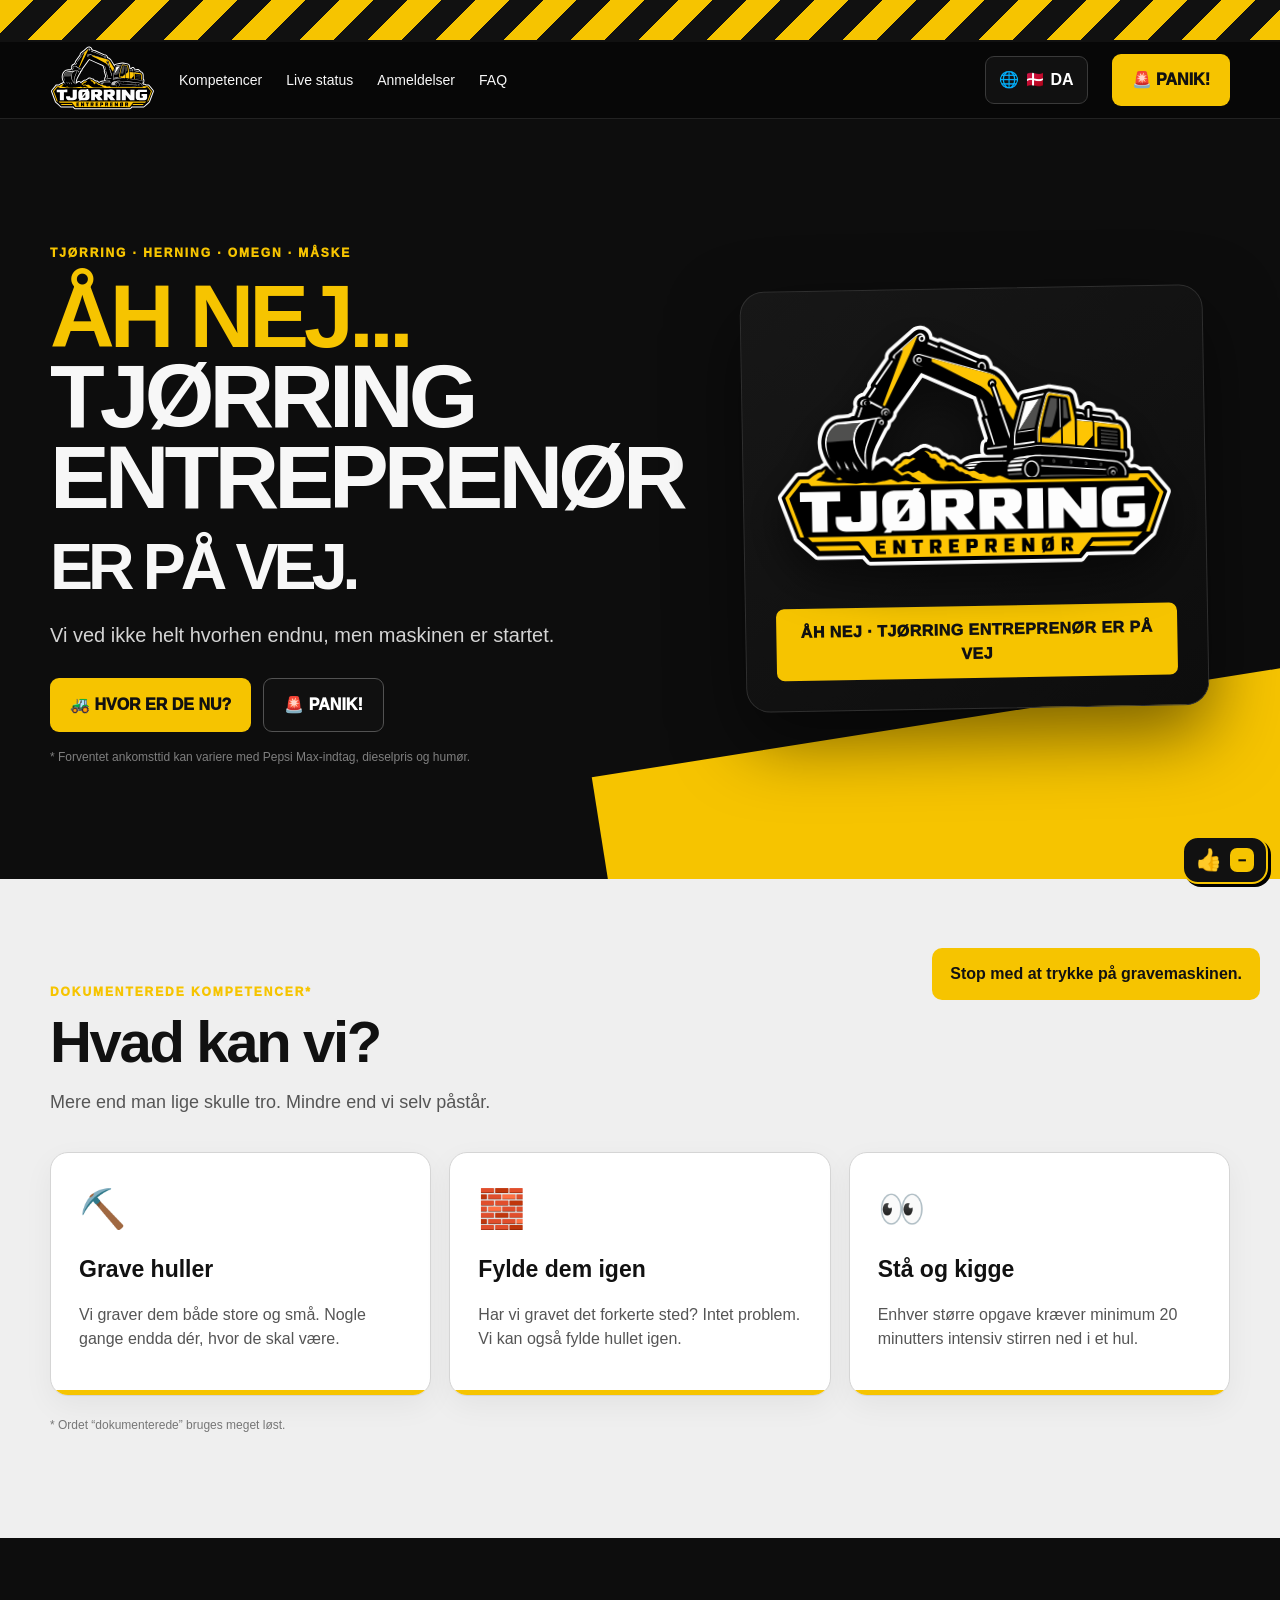
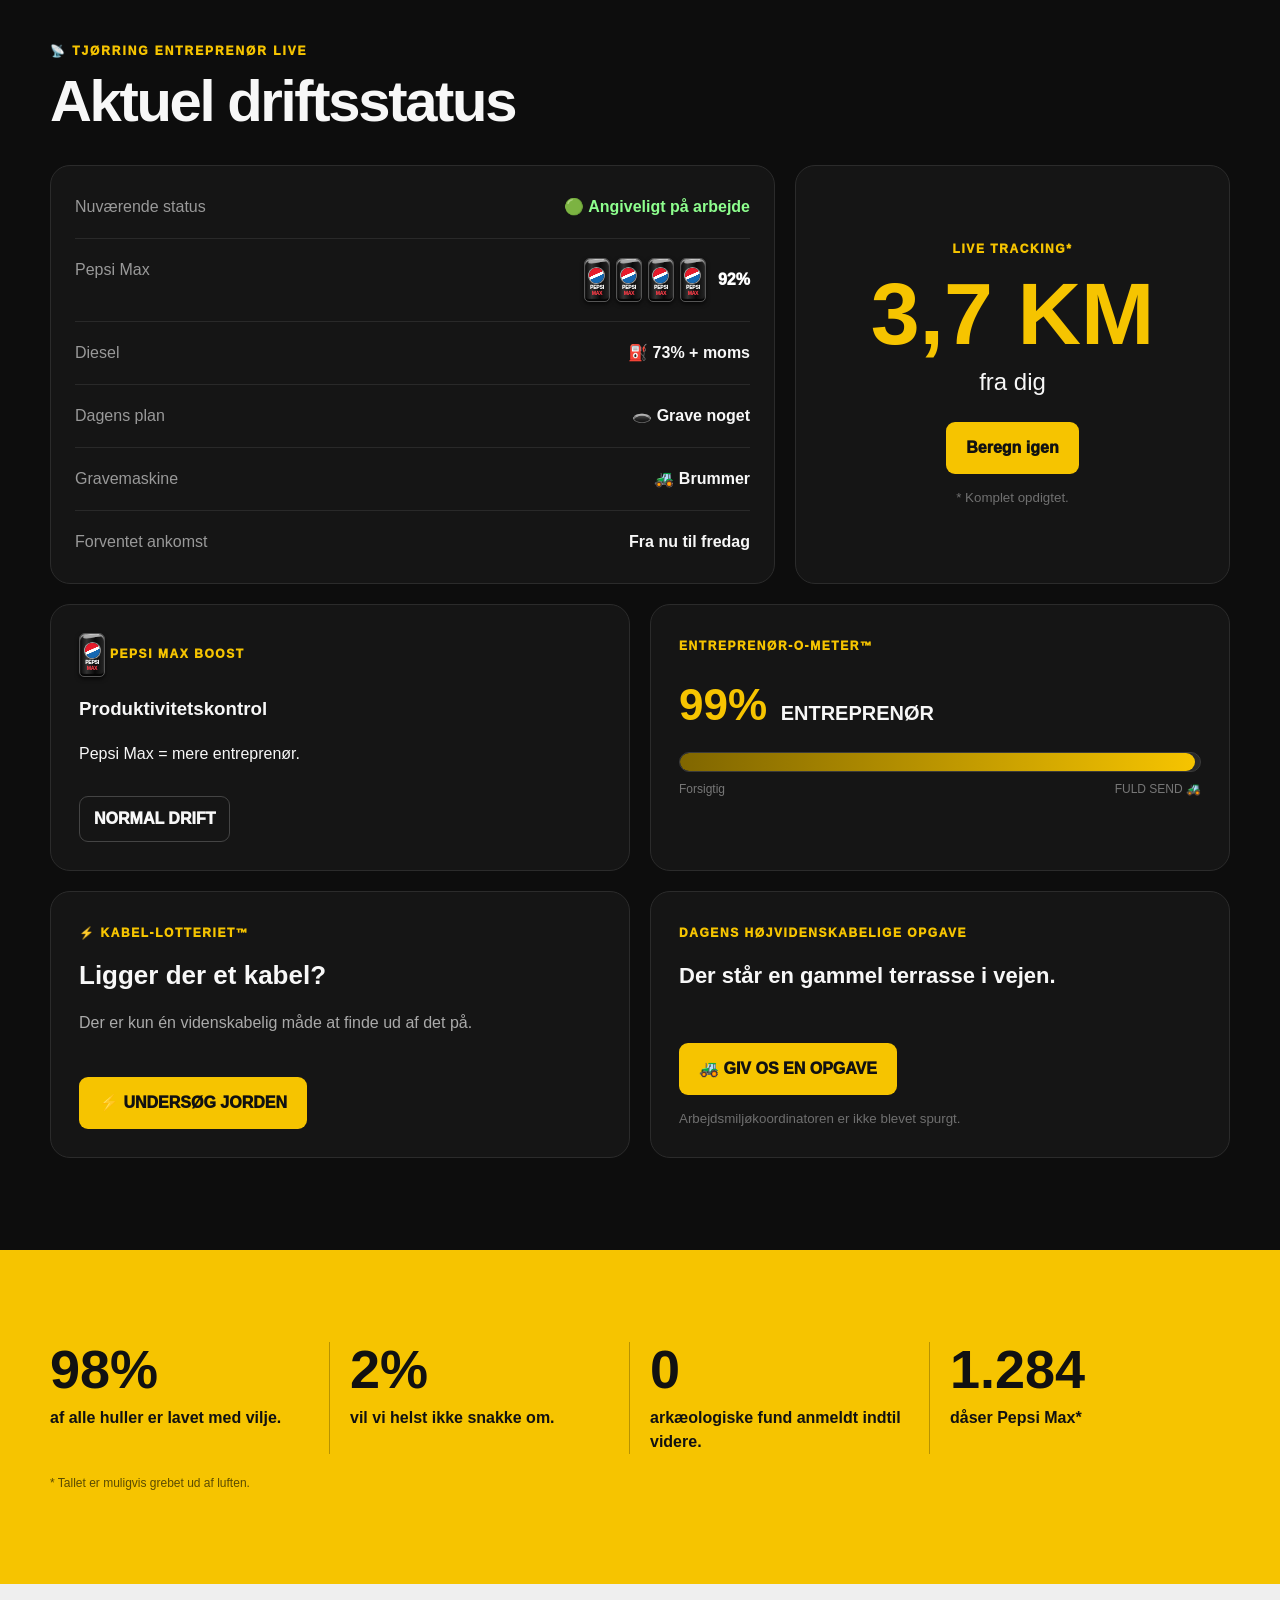
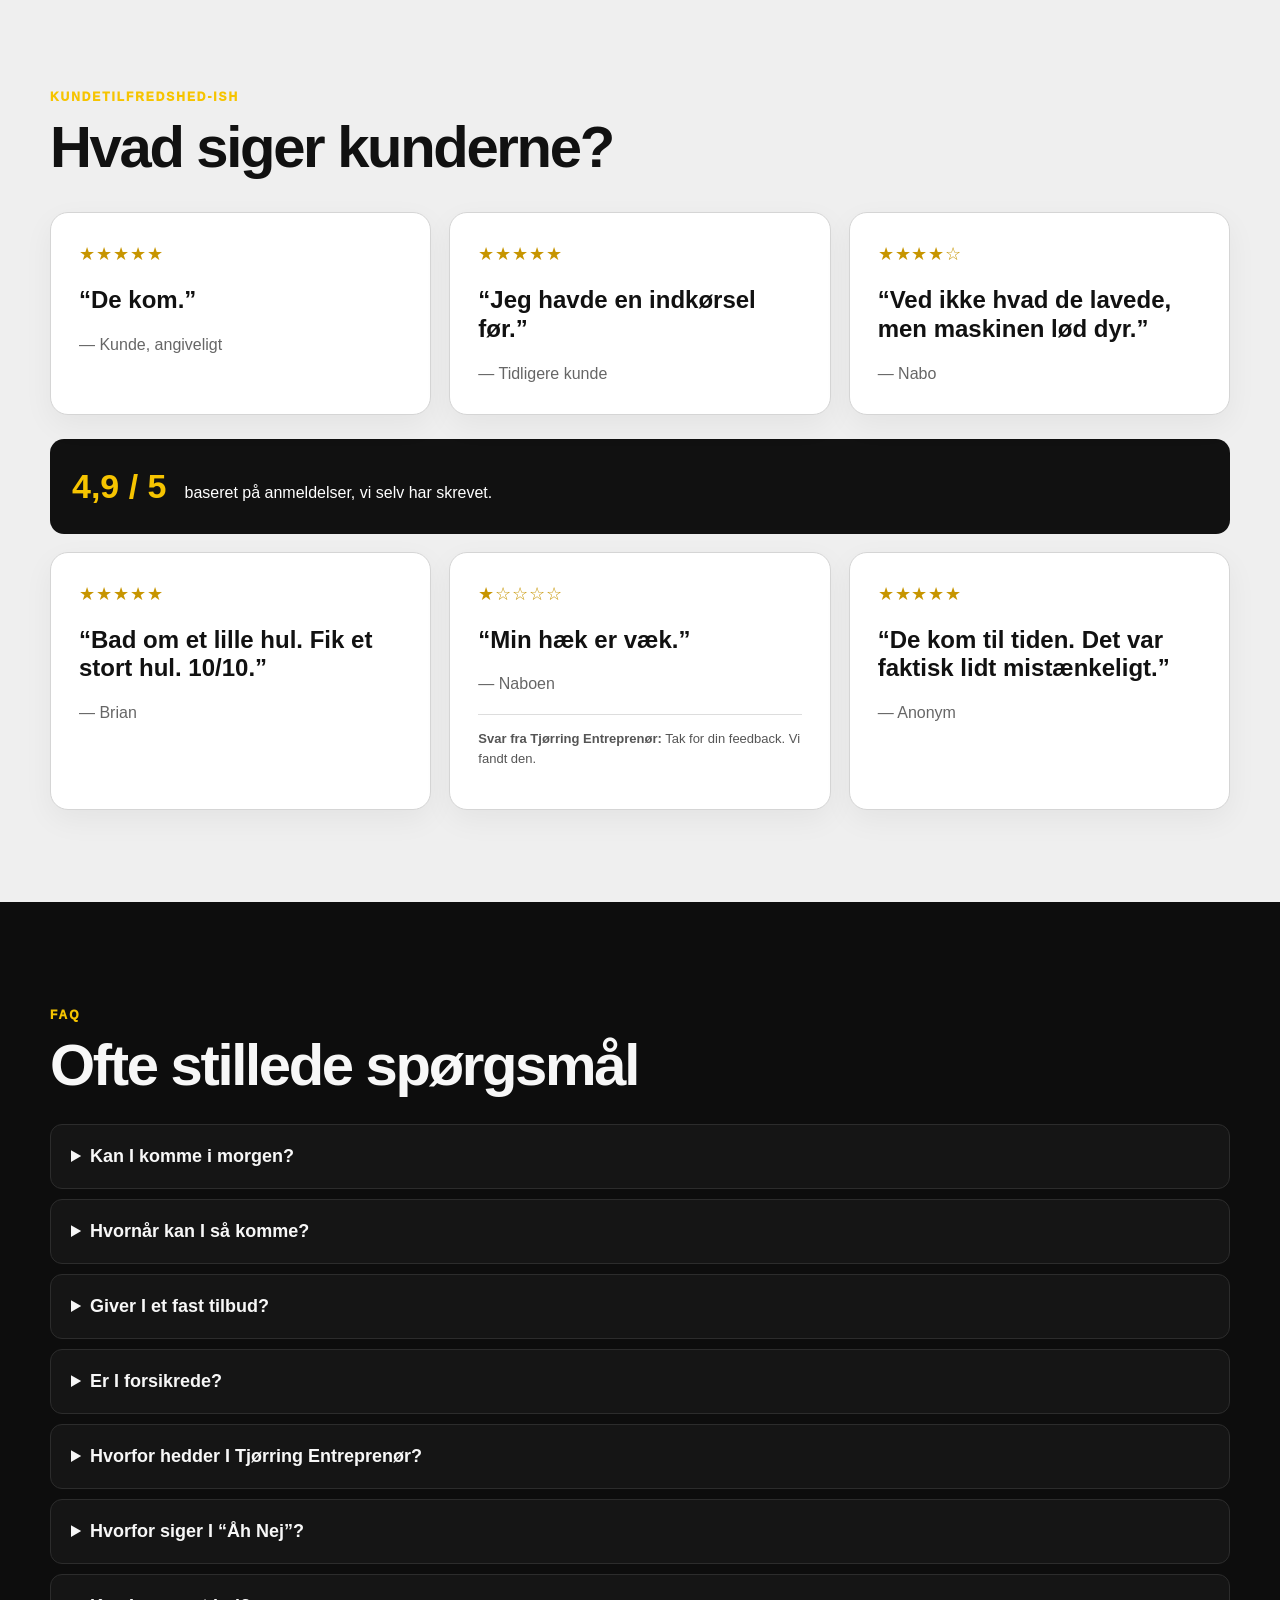
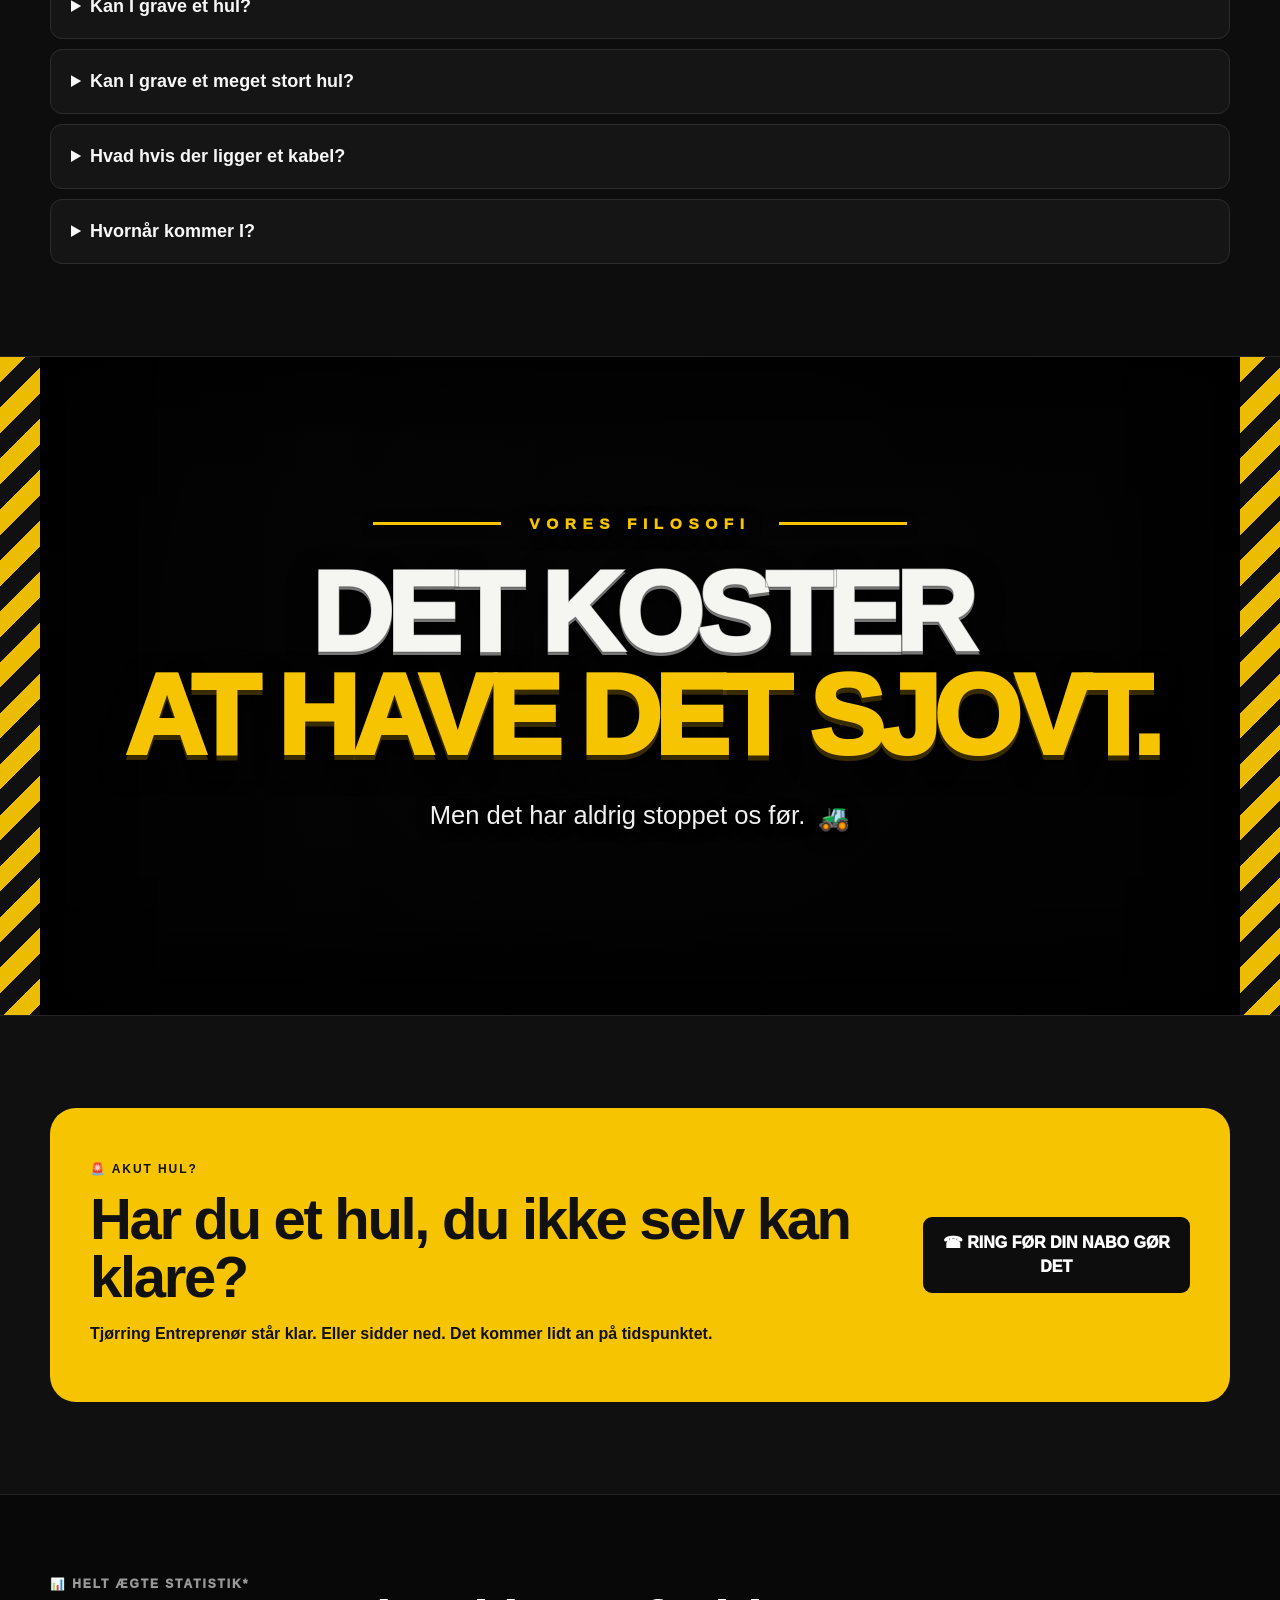
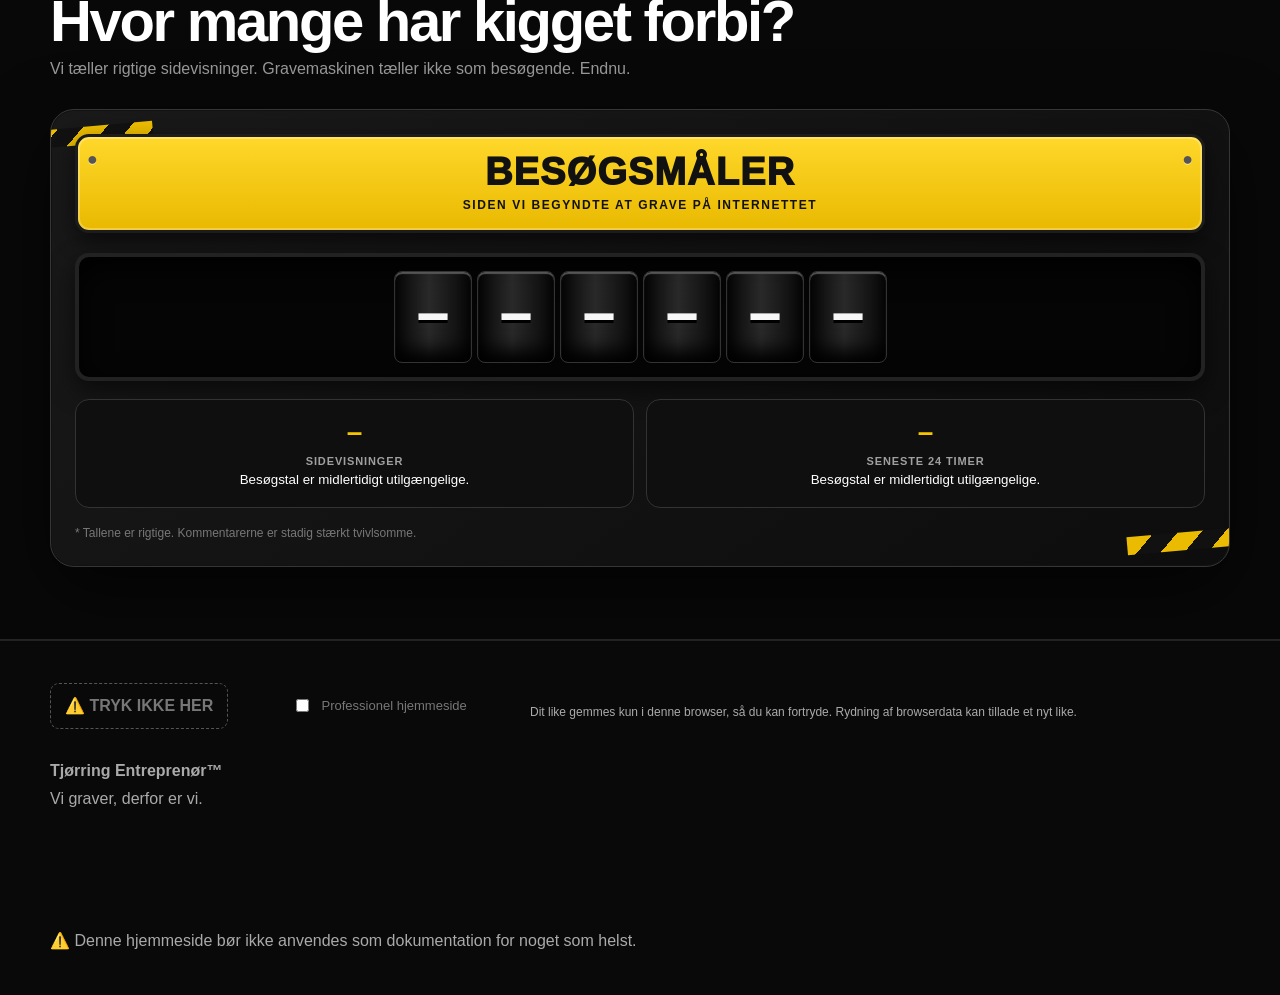
<file: index.html>
<!doctype html>
<html lang="da">
<head>
  <meta charset="utf-8">
  <meta name="viewport" content="width=device-width,initial-scale=1">
  <meta name="theme-color" content="#0b0b0b">
  <meta name="description" content="Tjørring Entreprenør – Åh Nej, Tjørring Entreprenør Er På Vej.">
  <title>Tjørring Entreprenør</title>
  <link rel="stylesheet" href="styles.css">
</head>
<body>
  <div class="warning-bar">
    <span>⚠️ ADVARSEL: ENTREPRENØRMASKINER KAN FOREKOMME ⚠️</span>
  </div>

  <header class="site-header">
    <div class="container nav">
      <a href="#top" class="brand" aria-label="Gå til toppen af forsiden">
        <img src="assets/logo-new.svg" alt="Tjørring Entreprenør logo" id="logo">
      </a>

      <nav class="nav-links" aria-label="Hovedmenu">
        <a href="#kompetencer">Kompetencer</a>
        <a href="#live">Live status</a>
        <a href="#anmeldelser">Anmeldelser</a>
        <a href="#faq">FAQ</a>
      </nav>

      <button class="btn btn-yellow panic-btn" type="button">🚨 PANIK!</button>
    </div>
  </header>

  <main id="top">
    <section class="hero section-dark">
      <div class="container hero-grid">
        <div class="hero-copy">
          <p class="eyebrow">Tjørring · Herning · Omegn · Måske</p>
          <h1>
            <span class="yellow">ÅH NEJ...</span><br>
            TJØRRING<br>
            ENTREPRENØR<br>
            <span class="small-line">ER PÅ VEJ.</span>
          </h1>

          <p class="hero-text">
            Vi ved ikke helt hvorhen endnu, men maskinen er startet.
          </p>

          <div class="hero-actions">
            <a class="btn btn-yellow" href="#live">🚜 HVOR ER DE NU?</a>
            <button class="btn btn-outline panic-btn" type="button">🚨 PANIK!</button>
          </div>

          <div class="micro-copy">
            * Forventet ankomsttid kan variere med Pepsi Max-indtag, dieselpris og humør.
          </div>
        </div>

        <div class="hero-card">
          <img src="assets/logo-new.svg" alt="Tjørring Entreprenør">
          <div class="hero-card-slogan">Åh Nej · Tjørring Entreprenør Er På Vej</div>
        </div>
      </div>
    </section>

    <section class="section section-light" id="kompetencer">
      <div class="container">
        <p class="section-tag">Dokumenterede kompetencer*</p>
        <h2>Hvad kan vi?</h2>
        <p class="section-lead">Mere end man lige skulle tro. Mindre end vi selv påstår.</p>

        <div class="cards three">
          <article class="card">
            <div class="card-icon">⛏️</div>
            <h3>Grave huller</h3>
            <p>Vi graver dem både store og små. Nogle gange endda dér, hvor de skal være.</p>
          </article>

          <article class="card">
            <div class="card-icon">🧱</div>
            <h3>Fylde dem igen</h3>
            <p>Har vi gravet det forkerte sted? Intet problem. Vi kan også fylde hullet igen.</p>
          </article>

          <article class="card">
            <div class="card-icon">👀</div>
            <h3>Stå og kigge</h3>
            <p>Enhver større opgave kræver minimum 20 minutters intensiv stirren ned i et hul.</p>
          </article>
        </div>

        <p class="footnote">* Ordet “dokumenterede” bruges meget løst.</p>
      </div>
    </section>

    <section class="section section-dark" id="live">
      <div class="container">
        <p class="section-tag">📡 Tjørring Entreprenør Live</p>
        <h2>Aktuel driftsstatus</h2>

        <div class="status-grid">
          <div class="status-panel">
            <div class="status-row">
              <span>Nuværende status</span>
              <strong class="status-ok">🟢 Angiveligt på arbejde</strong>
            </div>
            <div class="status-row">
              <span>Pepsi Max</span>
              <strong id="coffeeStatus" class="pepsi-status">
                <span class="pepsi-cans" aria-label="4 Pepsi Max dåser">
                  <i aria-hidden="true"><em></em><b>PEPSI</b><small>MAX</small></i>
                  <i aria-hidden="true"><em></em><b>PEPSI</b><small>MAX</small></i>
                  <i aria-hidden="true"><em></em><b>PEPSI</b><small>MAX</small></i>
                  <i aria-hidden="true"><em></em><b>PEPSI</b><small>MAX</small></i>
                </span>
                <span id="pepsiPercent">87%</span>
              </strong>
            </div>
            <div class="status-row">
              <span>Diesel</span>
              <strong id="dieselStatus">⛽ Det går nok</strong>
            </div>
            <div class="status-row">
              <span>Dagens plan</span>
              <strong id="planStatus">❓ Ukendt</strong>
            </div>
            <div class="status-row">
              <span>Gravemaskine</span>
              <strong>🚜 Brummer</strong>
            </div>
            <div class="status-row">
              <span>Forventet ankomst</span>
              <strong>Mellem nu og torsdag</strong>
            </div>
          </div>

          <div class="distance-card">
            <span class="distance-label">LIVE TRACKING*</span>
            <strong id="distance">3,7 KM</strong>
            <p>fra dig</p>
            <button class="btn btn-yellow" type="button" id="recalculate">Beregn igen</button>
            <small>* Komplet opdigtet.</small>
          </div>
        </div>

        <div class="fun-grid">
          <div class="meter-card">
            <span class="distance-label pepsi-boost-label">
              <span class="pepsi-cans pepsi-cans-label pepsi-cans-static" aria-hidden="true">
                <i><em></em><b>PEPSI</b><small>MAX</small></i>
              </span>
              <span>PEPSI MAX BOOST</span>
            </span>
            <h3>Produktivitetskontrol</h3>
            <p>Pepsi Max = mere entreprenør.</p>
            <div class="boost-status" id="boostStatus">NORMAL DRIFT</div>
          </div>

          <div class="chaos-card meter-card">
            <span class="distance-label">ENTREPRENØR-O-METER™</span>
            <div class="meter-value"><strong id="entrepreneurValue">103%</strong> ENTREPRENØR</div>
            <div class="meter-track"><div class="meter-fill" id="meterFill"></div></div>
            <div class="meter-labels"><span>Forsigtig</span><span>FULD SEND 🚜</span></div>
          </div>
        </div>

        <div class="chaos-grid">
          <div class="chaos-card">
            <span class="distance-label">⚡ KABEL-LOTTERIET™</span>
            <h3>Ligger der et kabel?</h3>
            <p id="cableResult">Der er kun én videnskabelig måde at finde ud af det på.</p>
            <button class="btn btn-yellow" id="cableButton" type="button">⚡ UNDERSØG JORDEN</button>
          </div>

          <div class="task-card">
            <span class="distance-label">DAGENS HØJVIDENSKABELIGE OPGAVE</span>
            <p id="randomTask">Der står en gammel terrasse i vejen.</p>
            <button class="btn btn-yellow" type="button" id="taskGenerator">🚜 GIV OS EN OPGAVE</button>
            <small>Arbejdsmiljøkoordinatoren er ikke blevet spurgt.</small>
          </div>
        </div>
      </div>
    </section>

    <section class="section section-yellow">
      <div class="container stats">
        <div>
          <strong>98%</strong>
          <span>af alle huller er lavet med vilje.</span>
        </div>
        <div>
          <strong>2%</strong>
          <span>vil vi helst ikke snakke om.</span>
        </div>
        <div>
          <strong>0</strong>
          <span>arkæologiske fund anmeldt indtil videre.</span>
        </div>
        <div>
          <strong>1.284</strong>
          <span>dåser Pepsi Max*</span>
        </div>
      </div>
      <div class="container footnote dark-note">* Tallet er muligvis grebet ud af luften.</div>
    </section>

    <section class="section section-light" id="anmeldelser">
      <div class="container">
        <p class="section-tag">Kundetilfredshed-ish</p>
        <h2>Hvad siger kunderne?</h2>

        <div class="cards three">
          <article class="review">
            <div class="stars">★★★★★</div>
            <blockquote>“De kom.”</blockquote>
            <cite>— Kunde, angiveligt</cite>
          </article>

          <article class="review">
            <div class="stars">★★★★★</div>
            <blockquote>“Jeg havde en indkørsel før.”</blockquote>
            <cite>— Tidligere kunde</cite>
          </article>

          <article class="review">
            <div class="stars">★★★★☆</div>
            <blockquote>“Ved ikke hvad de lavede, men maskinen lød dyr.”</blockquote>
            <cite>— Nabo</cite>
          </article>
        </div>

        <div class="rating-banner">
          <strong>4,9 / 5</strong>
          <span>baseret på anmeldelser, vi selv har skrevet.</span>
        </div>

        <div class="cards three bonus-reviews">
          <article class="review">
            <div class="stars">★★★★★</div>
            <blockquote>“Bad om et lille hul. Fik et stort hul. 10/10.”</blockquote>
            <cite>— Brian</cite>
          </article>
          <article class="review">
            <div class="stars">★☆☆☆☆</div>
            <blockquote>“Min hæk er væk.”</blockquote>
            <cite>— Naboen</cite>
            <p class="company-reply"><strong>Svar fra Tjørring Entreprenør:</strong> Tak for din feedback. Vi fandt den.</p>
          </article>
          <article class="review">
            <div class="stars">★★★★★</div>
            <blockquote>“De kom til tiden. Det var faktisk lidt mistænkeligt.”</blockquote>
            <cite>— Anonym</cite>
          </article>
        </div>
      </div>
    </section>

    <section class="section section-dark" id="faq">
      <div class="container">
        <p class="section-tag">FAQ</p>
        <h2>Ofte stillede spørgsmål</h2>

        <div class="faq-list">
          <details>
            <summary>Kan I komme i morgen?</summary>
            <p>Nej.</p>
          </details>
          <details>
            <summary>Hvornår kan I så komme?</summary>
            <p>Ja.</p>
          </details>
          <details>
            <summary>Giver I et fast tilbud?</summary>
            <p>Vi kan i hvert fald give et tilbud.</p>
          </details>
          <details>
            <summary>Er I forsikrede?</summary>
            <p>Næste spørgsmål.</p>
          </details>
          <details>
            <summary>Hvorfor hedder I Tjørring Entreprenør?</summary>
            <p>Marketingafdelingen havde fri.</p>
          </details>
          <details>
            <summary>Hvorfor siger I “Åh Nej”?</summary>
            <p>Det plejer kunden at gøre først.</p>
          </details>
          <details>
            <summary>Kan I grave et hul?</summary>
            <p>Hvor stort?</p>
          </details>
          <details>
            <summary>Kan I grave et meget stort hul?</summary>
            <p>Nu begynder det at ligne noget.</p>
          </details>
          <details>
            <summary>Hvad hvis der ligger et kabel?</summary>
            <p>Det gjorde der.</p>
          </details>
          <details>
            <summary>Hvornår kommer I?</summary>
            <p>Åh nej... vi er allerede på vej.</p>
          </details>
        </div>
      </div>
    </section>

    <section class="section cta-section">
      <div class="container cta-box">
        <div>
          <p class="section-tag dark-tag">🚨 AKUT HUL?</p>
          <h2>Har du et hul, du ikke selv kan klare?</h2>
          <p>Tjørring Entreprenør står klar. Eller sidder ned. Det kommer lidt an på tidspunktet.</p>
        </div>
        <button class="btn btn-dark panic-btn" type="button">☎ RING FØR DIN NABO GØR DET</button>
      </div>
    </section>
  </main>

  <footer>
    <div class="container footer-toys">
      <button class="dont-click" id="dontClick" type="button">⚠️ TRYK IKKE HER</button>
      <label class="serious-toggle">
        <input type="checkbox" id="seriousMode">
        <span>Professionel hjemmeside</span>
      </label>
    </div>
    <div class="container footer-grid">
      <div>
        <strong>Tjørring Entreprenør™</strong>
        <p>Vi graver, derfor er vi.</p>
      </div>
      <div class="footer-warning">
        ⚠️ Denne hjemmeside bør ikke anvendes som dokumentation for noget som helst.
      </div>
    </div>
  </footer>

  <div class="modal" id="panicModal" aria-hidden="true">
    <div class="modal-card">
      <button class="modal-close" id="modalClose" aria-label="Luk">×</button>
      <div class="modal-icon">🚜</div>
      <h2>FOR SENT.</h2>
      <p>Vi er allerede kørt.</p>
      <button class="btn btn-yellow" id="modalOkay" type="button">Det var satans</button>
    </div>
  </div>

  <div class="toast" id="toast">Stop med at trykke på gravemaskinen.</div>

  <div class="panic-sequence" id="panicSequence" aria-hidden="true">
    <div class="panic-banner" id="panicBanner">🚨 TJØRRING ENTREPRENØR ER PÅ VEJ! 🚨</div>
    <div class="panic-status" id="panicStatus">🚜 Gravemaskine startet...</div>
  </div>

  <div class="hole-overlay" id="holeOverlay" aria-hidden="true">
    <div class="site-hole" id="siteHole"></div>
    <div class="hole-message" id="holeMessage">🕳️ Undskyld. Vi kom til at grave i hjemmesiden.</div>
  </div>

  <div class="serious-message" id="seriousMessage" aria-hidden="true">
    <strong>PROFESSIONEL TILSTAND</strong>
    <span>Ingen jokes. Ingen panik. Ingen dårlige beslutninger.</span>
  </div>

  <div class="driveby" id="driveby" aria-hidden="true">
    <div class="trackmarks">▰ ▰ ▰ ▰ ▰ ▰ ▰ ▰ ▰</div>
    <div class="mini-excavator">🚜</div>
    <div class="driveby-text">Bare rolig. Vi skulle den anden vej.</div>
  </div>

  <script src="counter-config.js"></script>
  <script src="counter-cloudflare.js"></script>
  <script src="counter-likes.js" defer></script>
  <script src="script.js"></script>
</body>
</html>
</file>
<file: styles.css>
:root{
  --yellow:#f6c400;
  --yellow2:#ffd84a;
  --black:#090909;
  --black2:#121212;
  --black3:#1a1a1a;
  --white:#f7f7f7;
  --muted:#bcbcbc;
  --line:#2a2a2a;
  --max:1180px;
}

*{box-sizing:border-box}
html{scroll-behavior:smooth}
body{
  margin:0;
  background:var(--black);
  color:var(--white);
  font-family:Inter,Arial,Helvetica,sans-serif;
  line-height:1.5;
}
body.modal-open{overflow:hidden}
img{max-width:100%;display:block}
a{color:inherit;text-decoration:none}
button{font:inherit}
.container{width:min(var(--max),calc(100% - 40px));margin:auto}

.warning-bar{
  overflow:hidden;
  white-space:nowrap;
  background:repeating-linear-gradient(
    135deg,
    var(--yellow) 0,
    var(--yellow) 24px,
    #111 24px,
    #111 48px
  );
  color:#111;
  font-weight:950;
  text-transform:uppercase;
  letter-spacing:.08em;
  border-bottom:2px solid #111;
}
.warning-bar span{
  display:block;
  width:max-content;
  padding:8px 0 8px 100%;
  animation:marquee 20s linear infinite;
  text-shadow:0 1px #fff7;
}
@keyframes marquee{to{transform:translateX(-100%)}}

.site-header{
  position:sticky;
  top:0;
  z-index:50;
  background:rgba(8,8,8,.9);
  backdrop-filter:blur(12px);
  border-bottom:1px solid #222;
}
.nav{
  min-height:76px;
  display:flex;
  align-items:center;
  justify-content:space-between;
  gap:24px;
}
.brand img{width:105px}
.nav-links{display:flex;align-items:center;gap:24px;font-size:14px}
.nav-links a:hover{color:var(--yellow)}

.btn{
  border:0;
  cursor:pointer;
  display:inline-flex;
  align-items:center;
  justify-content:center;
  border-radius:9px;
  padding:14px 20px;
  font-weight:950;
  transition:.18s ease;
}
.btn:hover{transform:translateY(-2px)}
.btn-yellow{background:var(--yellow);color:#111}
.btn-yellow:hover{background:var(--yellow2)}
.btn-outline{background:#101010;color:#fff;border:1px solid #525252}
.btn-outline:hover{border-color:var(--yellow);color:var(--yellow)}
.btn-dark{background:#0d0d0d;color:#fff}

.hero{
  min-height:760px;
  position:relative;
  overflow:hidden;
  display:grid;
  align-items:center;
  background:
    radial-gradient(circle at 78% 38%,rgba(246,196,0,.20),transparent 26%),
    linear-gradient(120deg,#070707,#151515 60%,#050505);
}
.hero::after{
  content:"";
  position:absolute;
  right:-180px;
  bottom:-130px;
  width:850px;
  height:300px;
  background:var(--yellow);
  transform:rotate(-9deg);
}
.hero-grid{
  position:relative;
  z-index:2;
  display:grid;
  grid-template-columns:1.05fr .95fr;
  gap:60px;
  align-items:center;
}
.eyebrow,.section-tag{
  color:var(--yellow);
  font-size:12px;
  font-weight:950;
  letter-spacing:.16em;
  text-transform:uppercase;
}
.hero h1{
  margin:14px 0 22px;
  font-size:clamp(48px,7vw,90px);
  line-height:.9;
  letter-spacing:-.055em;
}
.yellow{color:var(--yellow)}
.small-line{font-size:.72em}
.hero-text{max-width:650px;color:#d4d4d4;font-size:20px}
.hero-actions{display:flex;gap:12px;flex-wrap:wrap;margin-top:28px}
.micro-copy{margin-top:16px;color:#7f7f7f;font-size:12px}

.hero-card{
  background:linear-gradient(145deg,#171717,#0d0d0d);
  border:1px solid #2f2f2f;
  border-radius:24px;
  padding:30px;
  box-shadow:0 28px 70px rgba(0,0,0,.5);
  transform:rotate(-1deg);
}
.hero-card img{filter:drop-shadow(0 18px 22px rgba(0,0,0,.55))}
.hero-card-slogan{
  margin-top:20px;
  background:var(--yellow);
  color:#111;
  padding:12px 15px;
  text-align:center;
  border-radius:8px;
  text-transform:uppercase;
  font-weight:950;
  letter-spacing:.03em;
}

.section{padding:92px 0}
.section-light{background:#efefef;color:#111}
.section-dark{background:#0d0d0d}
.section-yellow{background:var(--yellow);color:#111}
h2{
  font-size:clamp(36px,5vw,58px);
  line-height:1;
  letter-spacing:-.04em;
  margin:8px 0 14px;
}
.section-lead{font-size:18px;color:#555;max-width:720px}

.cards{display:grid;gap:18px;margin-top:36px}
.cards.three{grid-template-columns:repeat(3,1fr)}
.card,.review{
  border-radius:18px;
  padding:28px;
  background:#fff;
  border:1px solid #d5d5d5;
  box-shadow:0 10px 30px rgba(0,0,0,.05);
}
.card{min-height:235px;position:relative;overflow:hidden}
.card::after{
  content:"";
  position:absolute;
  left:0;
  bottom:0;
  height:5px;
  width:100%;
  background:var(--yellow);
}
.card-icon{font-size:38px}
.card h3{font-size:23px;margin:14px 0 8px}
.card p{color:#555}
.footnote{margin-top:20px;color:#777;font-size:12px}
.dark-note{color:#5b4b00}

.status-grid{
  display:grid;
  grid-template-columns:1.25fr .75fr;
  gap:20px;
  margin-top:35px;
}
.status-panel,.distance-card{
  background:#151515;
  border:1px solid #2b2b2b;
  border-radius:20px;
}
.status-panel{padding:10px 24px}
.status-row{
  display:flex;
  justify-content:space-between;
  gap:20px;
  padding:19px 0;
  border-bottom:1px solid #292929;
}
.status-row:last-child{border-bottom:0}
.status-row span{color:#999}
.status-ok{color:#8eff8e}
.distance-card{
  display:flex;
  flex-direction:column;
  justify-content:center;
  align-items:center;
  text-align:center;
  padding:30px;
}
.distance-label{
  color:var(--yellow);
  letter-spacing:.13em;
  font-size:12px;
  font-weight:950;
}
.distance-card strong{
  margin-top:12px;
  color:var(--yellow);
  font-size:clamp(54px,7vw,88px);
  line-height:1;
}
.distance-card p{font-size:24px;margin:6px 0 22px}
.distance-card small{margin-top:14px;color:#707070}

.stats{
  display:grid;
  grid-template-columns:repeat(4,1fr);
  gap:20px;
}
.stats div{border-right:1px solid rgba(0,0,0,.25);padding-right:20px}
.stats div:last-child{border-right:0}
.stats strong{display:block;font-size:54px;line-height:1}
.stats span{display:block;margin-top:10px;font-weight:800}

.review .stars{color:#c79500;font-size:18px;letter-spacing:.05em}
.review blockquote{
  margin:18px 0;
  font-size:24px;
  line-height:1.2;
  font-weight:850;
}
.review cite{color:#666;font-style:normal}
.rating-banner{
  margin-top:24px;
  background:#111;
  color:#fff;
  border-radius:14px;
  padding:22px;
  display:flex;
  align-items:baseline;
  gap:18px;
}
.rating-banner strong{color:var(--yellow);font-size:34px}

.faq-list{margin-top:30px;display:grid;gap:10px}
details{
  background:#151515;
  border:1px solid #2c2c2c;
  border-radius:12px;
  padding:18px 20px;
}
summary{
  cursor:pointer;
  font-weight:900;
  font-size:18px;
}
details p{color:#bbb;margin-bottom:0}

.cta-section{background:#101010}
.cta-box{
  background:var(--yellow);
  color:#111;
  border-radius:26px;
  padding:40px;
  display:flex;
  align-items:center;
  justify-content:space-between;
  gap:30px;
}
.cta-box p{max-width:690px;font-weight:700}
.dark-tag{color:#111}

footer{
  border-top:1px solid #222;
  padding:42px 0;
  color:#aaa;
}
.footer-grid{
  display:flex;
  justify-content:space-between;
  gap:30px;
  flex-wrap:wrap;
}
.footer-grid p{margin:4px 0}
.footer-warning{max-width:530px}

.modal{
  position:fixed;
  inset:0;
  z-index:100;
  background:rgba(0,0,0,.78);
  display:none;
  place-items:center;
  padding:20px;
}
.modal.show{display:grid}
.modal-card{
  width:min(500px,100%);
  background:#151515;
  border:2px solid var(--yellow);
  border-radius:22px;
  padding:34px;
  text-align:center;
  position:relative;
  box-shadow:0 30px 80px #000;
}
.modal-card h2{color:var(--yellow);font-size:54px;margin:5px 0}
.modal-card p{font-size:24px}
.modal-icon{font-size:70px}
.modal-close{
  position:absolute;
  right:16px;
  top:10px;
  color:#fff;
  background:none;
  border:0;
  font-size:34px;
  cursor:pointer;
}

.toast{
  position:fixed;
  z-index:120;
  right:20px;
  bottom:20px;
  background:var(--yellow);
  color:#111;
  border-radius:10px;
  padding:14px 18px;
  font-weight:900;
  transform:translateY(120px);
  transition:.25s ease;
}
.toast.show{transform:translateY(0)}

@media(max-width:900px){
  .nav-links{display:none}
  .hero{min-height:auto;padding:90px 0 120px}
  .hero-grid,.status-grid{grid-template-columns:1fr}
  .hero-card{transform:none}
  .cards.three{grid-template-columns:1fr 1fr}
  .stats{grid-template-columns:1fr 1fr}
  .cta-box{flex-direction:column;align-items:flex-start}
}
@media(max-width:620px){
  .container{width:calc(100% - 24px)}
  .nav{min-height:66px}
  .brand img{width:82px}
  .nav>.panic-btn{padding:10px 12px}
  .hero h1{font-size:49px}
  .section{padding:68px 0}
  .cards.three,.stats{grid-template-columns:1fr}
  .stats div{border-right:0;border-bottom:1px solid rgba(0,0,0,.2);padding-bottom:18px}
  .stats div:last-child{border-bottom:0}
  .status-row{flex-direction:column;gap:6px}
  .rating-banner{align-items:flex-start;flex-direction:column}
  .cta-box{padding:28px 22px}
}


/* Sjove ekstra funktioner */
.fun-grid{
  display:grid;
  grid-template-columns:1fr 1fr;
  gap:20px;
  margin-top:20px;
}
.meter-card,.task-card{
  background:#151515;
  border:1px solid #2b2b2b;
  border-radius:20px;
  padding:28px;
}
.meter-value{
  margin:15px 0 14px;
  font-size:20px;
  font-weight:900;
}
.meter-value strong{color:var(--yellow);font-size:44px;margin-right:8px}
.meter-track{
  height:20px;
  border-radius:999px;
  background:#292929;
  overflow:hidden;
  border:1px solid #3a3a3a;
}
.meter-fill{
  width:97%;
  height:100%;
  background:linear-gradient(90deg,#806600,var(--yellow));
  border-radius:inherit;
  transition:width .7s cubic-bezier(.2,.9,.25,1);
}
.meter-labels{display:flex;justify-content:space-between;color:#777;font-size:12px;margin-top:8px}
.task-card p{font-size:22px;font-weight:850;min-height:66px;margin:15px 0 18px}
.task-card small{display:block;color:#6f6f6f;margin-top:14px}

.panic-sequence{
  position:fixed;
  inset:0;
  z-index:95;
  pointer-events:none;
  display:none;
  background:rgba(246,196,0,.08);
}
.panic-sequence.show{display:block;animation:panicFlash .22s linear 5}
.panic-banner{
  position:absolute;
  left:0;right:0;top:0;
  background:var(--yellow);
  color:#111;
  padding:18px;
  text-align:center;
  font-size:clamp(20px,4vw,42px);
  font-weight:1000;
  box-shadow:0 8px 40px #000;
  transform:translateY(-110%);
}
.panic-sequence.show .panic-banner{animation:bannerDrop .45s ease forwards}
.panic-status{
  position:absolute;
  left:50%;top:50%;
  transform:translate(-50%,-50%) scale(.7);
  width:min(650px,calc(100% - 32px));
  background:#101010;
  color:#fff;
  border:3px solid var(--yellow);
  border-radius:18px;
  padding:28px;
  text-align:center;
  font-size:clamp(22px,4vw,38px);
  font-weight:950;
  opacity:0;
}
.panic-sequence.show .panic-status{animation:statusPop .35s .35s ease forwards}
@keyframes panicFlash{50%{background:rgba(246,196,0,.28)}}
@keyframes bannerDrop{to{transform:translateY(0)}}
@keyframes statusPop{to{opacity:1;transform:translate(-50%,-50%) scale(1)}}

.driveby{
  container-type:inline-size;
  position:fixed;
  left:0;right:0;bottom:5px;
  height:110px;
  z-index:80;
  pointer-events:none;
  overflow:hidden;
  display:none;
}
.driveby.go{display:block}
.mini-excavator{
  position:absolute;
  bottom:18px;
  left:-130px;
  font-size:72px;
  filter:drop-shadow(0 7px 5px rgba(0,0,0,.55));
}
.driveby.go .mini-excavator{animation:driveAcross 7s linear forwards}
.trackmarks{
  position:absolute;
  bottom:2px;
  left:0;
  color:#3e3210;
  font-size:20px;
  letter-spacing:14px;
  opacity:0;
}
.driveby.go .trackmarks{animation:tracksIn 7s linear forwards}
.driveby-text{
  position:absolute;
  right:20px;
  bottom:75px;
  background:#111;
  border:2px solid var(--yellow);
  border-radius:9px;
  padding:8px 12px;
  font-weight:900;
  opacity:0;
}
.driveby.go .driveby-text{animation:driveText 7s linear forwards}
@keyframes driveAcross{from{transform:translateX(0)}to{transform:translateX(calc(100cqw + 270px))}}
@keyframes tracksIn{15%{opacity:.8}85%{opacity:.8}100%{opacity:0}}
@keyframes driveText{55%,82%{opacity:1}0%,45%,100%{opacity:0}}

body.full-send{animation:tinyRumble .12s linear 8}
@keyframes tinyRumble{50%{transform:translateX(1px)}}

@media(max-width:700px){
  .fun-grid{grid-template-columns:1fr}
  .driveby-text{font-size:12px}
}

/* Pepsi Max dåser i Live Status */
.pepsi-status{display:flex;align-items:center;gap:10px;flex-wrap:wrap}
.pepsi-cans{display:inline-flex;align-items:center;gap:4px}
.pepsi-cans i{
  width:24px;height:42px;
  display:flex;flex-direction:column;align-items:center;justify-content:center;
  position:relative;
  border-radius:5px 5px 4px 4px;
  background:linear-gradient(90deg,#111 0%,#353535 28%,#0b0b0b 65%,#222 100%);
  border:1px solid #555;
  box-shadow:inset 0 2px 1px #888,inset 0 -2px 1px #050505,0 2px 4px #0008;
  color:#fff;
  font-style:normal;
  font-size:5px;
  font-weight:950;
  letter-spacing:-.2px;
  line-height:1;
}
.pepsi-cans i::before{
  content:"";
  width:14px;height:14px;
  margin-bottom:2px;
  border-radius:50%;
  background:linear-gradient(#e32934 0 44%,#fff 45% 56%,#1769aa 57%);
  transform:rotate(-10deg);
  box-shadow:0 0 0 1px #eee9;
}
.pepsi-cans i::after{
  content:"";
  position:absolute;left:3px;right:3px;top:1px;height:2px;
  border-radius:50%;
  background:#aaa;
}
.pepsi-cans small{
  display:block;
  margin-top:1px;
  color:#e32934;
  font-size:5px;
  font-weight:1000;
}
#pepsiPercent{font-size:inherit}
@media(max-width:620px){
  .pepsi-cans i{width:22px;height:39px}
}


/* Finjustering: Pepsi Max-rækken som på referencebilledet */
.status-row .pepsi-status{
  margin-left:auto;
  display:flex;
  align-items:center;
  justify-content:flex-end;
  gap:12px;
  flex-wrap:nowrap;
}
.pepsi-cans{
  display:inline-flex;
  align-items:flex-end;
  gap:6px;
}
.pepsi-cans i{
  width:26px;
  height:44px;
  position:relative;
  display:flex;
  flex-direction:column;
  align-items:center;
  justify-content:center;
  border-radius:6px 6px 5px 5px;
  background:
    linear-gradient(90deg,#080808 0%,#333 28%,#0a0a0a 62%,#242424 100%);
  border:1px solid #555;
  box-shadow:
    inset 0 2px 1px #999,
    inset 0 -2px 1px #050505,
    0 2px 4px rgba(0,0,0,.65);
  overflow:hidden;
  color:#fff;
  font-style:normal;
  line-height:1;
}
.pepsi-cans i::before{
  content:"";
  position:absolute;
  top:1px;
  left:4px;
  right:4px;
  height:2px;
  border-radius:50%;
  background:#aaa;
}
.pepsi-cans i em{
  width:15px;
  height:15px;
  margin-top:5px;
  margin-bottom:2px;
  border-radius:50%;
  background:
    linear-gradient(165deg,#e61b2b 0 42%,#fff 43% 57%,#1568b2 58% 100%);
  transform:rotate(-10deg);
  box-shadow:0 0 0 1px rgba(255,255,255,.55);
}
.pepsi-cans i b{
  font-size:5px;
  letter-spacing:-.2px;
  font-weight:950;
}
.pepsi-cans i small{
  margin-top:1px;
  color:#f03a45;
  font-size:5px;
  font-weight:1000;
}
#pepsiPercent{
  color:#fff;
  font-weight:950;
  white-space:nowrap;
}
@media(max-width:620px){
  .status-row .pepsi-status{
    margin-left:0;
    justify-content:flex-start;
    gap:10px;
  }
  .pepsi-cans i{
    width:23px;
    height:40px;
  }
}


/* Chaos Pack v1 */
.chaos-grid{display:grid;grid-template-columns:1fr 1fr;gap:20px;margin-top:20px}
.chaos-card{background:#151515;border:1px solid #2b2b2b;border-radius:20px;padding:28px}
.chaos-card h3{font-size:26px;margin:12px 0 6px}
.chaos-card p{color:#aaa;min-height:50px}
.boost-status{display:inline-block;margin-top:14px;padding:10px 14px;border:1px solid #444;border-radius:9px;font-weight:950}
.boost-status.overpressure{background:var(--yellow);color:#111;border-color:var(--yellow);animation:boostPulse .4s ease infinite alternate}
@keyframes boostPulse{to{transform:scale(1.04);box-shadow:0 0 25px rgba(246,196,0,.35)}}
body.animations-paused .warning-bar span,
body.animations-paused .boost-status.overpressure{animation-play-state:paused}
.pepsi-cans{cursor:pointer}
.pepsi-cans:active{transform:scale(.96)}
.pepsi-cans.boosted i{animation:canBounce .35s ease}
@keyframes canBounce{50%{transform:translateY(-8px) rotate(3deg)}}
.bonus-reviews{margin-top:18px}
.company-reply{margin-top:18px!important;padding-top:14px;border-top:1px solid #ddd;font-size:13px!important;color:#555!important}

.footer-toys{display:flex;justify-content:space-between;align-items:center;gap:20px;flex-wrap:wrap;margin-bottom:30px}
.dont-click{background:none;border:1px dashed #555;color:#777;border-radius:9px;padding:10px 14px;cursor:pointer;font-weight:850}
.dont-click:hover{color:var(--yellow);border-color:var(--yellow)}
.serious-toggle{display:flex;align-items:center;gap:10px;color:#777;font-size:13px;cursor:pointer}
.serious-toggle input{accent-color:var(--yellow)}

.hole-overlay{position:fixed;inset:0;z-index:150;pointer-events:none;display:none;overflow:hidden}
.hole-overlay.active{display:block}
.site-hole{position:absolute;left:50%;top:55%;width:20px;height:10px;transform:translate(-50%,-50%);border-radius:50%;background:#000;box-shadow:0 0 0 8px #24180e,0 0 55px #000;opacity:0}
.hole-overlay.active .site-hole{animation:digHole 4.5s ease-in-out forwards}
.hole-message{position:absolute;left:50%;top:18%;transform:translate(-50%,-30px);background:#111;border:2px solid var(--yellow);color:#fff;padding:18px 24px;border-radius:14px;font-weight:950;text-align:center;opacity:0;width:min(520px,calc(100% - 30px))}
.hole-overlay.active .hole-message{animation:holeMessage 4.5s ease forwards}
body.hole-chaos main,body.hole-chaos .site-header{animation:siteSucked 4.5s ease-in-out}
@keyframes digHole{0%{opacity:0;transform:translate(-50%,-50%) scale(.1)}20%,75%{opacity:1;transform:translate(-50%,-50%) scale(18)}100%{opacity:0;transform:translate(-50%,-50%) scale(.1)}}
@keyframes holeMessage{0%,25%{opacity:0}35%,78%{opacity:1;transform:translate(-50%,0)}100%{opacity:0}}
@keyframes siteSucked{0%,15%,85%,100%{transform:none;filter:none}40%{transform:scale(.96) rotate(-.4deg);filter:brightness(.7)}58%{transform:scale(.94) rotate(.5deg);filter:brightness(.55)}}

.serious-message{position:fixed;left:50%;top:90px;z-index:140;transform:translate(-50%,-160px);background:#fff;color:#111;border-radius:8px;padding:18px 24px;text-align:center;box-shadow:0 15px 50px #0008;transition:.35s ease}
.serious-message strong,.serious-message span{display:block}
.serious-message span{font-size:12px;color:#555;margin-top:3px}
.serious-message.show{transform:translate(-50%,0)}
body.serious-mode .warning-bar,
body.serious-mode .panic-btn,
body.serious-mode .fun-grid,
body.serious-mode .chaos-grid,
body.serious-mode .driveby,
body.serious-mode .footnote,
body.serious-mode .footer-warning{display:none!important}
body.serious-mode .yellow,body.serious-mode .section-tag,body.serious-mode .eyebrow{color:#ddd!important}
body.serious-mode .hero::after{background:#444}
body.serious-mode .hero-card-slogan,body.serious-mode .section-yellow{background:#d7d7d7!important;color:#111!important}
body.serious-mode .btn-yellow{background:#ddd!important}
body.serious-mode{filter:grayscale(1)}

@media(max-width:700px){
  .chaos-grid{grid-template-columns:1fr}
  .footer-toys{align-items:flex-start;flex-direction:column}
}

/* Pepsi Max Boost: én statisk dåse */
.pepsi-cans-static{cursor:default!important;pointer-events:none}
.pepsi-cans-static:active{transform:none!important}

/* Likes follow the existing counter's black/yellow palette. */
.counter-likes{margin-top:24px;color:#bbb}.counter-likes p{max-width:650px;line-height:1.5}.counter-like-button{background:#f6c400;color:#111;border:2px solid #f6c400;border-radius:10px;padding:12px 18px;font:inherit;font-weight:800;cursor:pointer}.counter-like-button:disabled{opacity:.65;cursor:wait}.counter-like-button:focus-visible{outline:3px solid white;outline-offset:3px}

/* A small, quiet like control. Existing full-screen effects stay above it. */
.cf-anonymous .visitor-stats-grid{grid-template-columns:repeat(2,minmax(0,1fr))}
.floating-like{position:fixed;right:max(12px,env(safe-area-inset-right));bottom:max(16px,env(safe-area-inset-bottom));z-index:90;color:#fff;font-size:15px}
.like-launcher{width:48px;height:48px;border:2px solid #f6c400;border-radius:50%;background:#111;color:#f6c400;font-size:21px;cursor:pointer}
.like-panel{position:absolute;right:0;bottom:60px;width:min(320px,calc(100vw - 24px));max-height:calc(100dvh - 110px);overflow:auto;background:#111;border:2px solid #f6c400;border-radius:14px;padding:22px;box-shadow:0 8px 24px #0006;animation:likeOpen .18s ease-out}
.like-panel[hidden]{display:none}.like-panel p{margin:8px 0 16px;line-height:1.5}.like-panel small{display:block;color:#bbb;margin-top:12px}.like-close{float:right;background:transparent;color:#f6c400;border:0;font-size:26px;min-width:44px;min-height:44px;cursor:pointer}.like-excavator{display:none;font-size:32px}.liked .like-excavator{display:block;animation:likeDig .7s ease-in-out 2}.like-launcher:focus-visible,.like-close:focus-visible{outline:3px solid white;outline-offset:3px}
@keyframes likeOpen{from{opacity:0;transform:translateY(8px)}to{opacity:1;transform:translateY(0)}}
@keyframes likeDig{50%{transform:translateX(18px) rotate(-8deg)}}
@media(prefers-reduced-motion:reduce){.like-panel,.like-excavator{animation:none!important}}

.cf-anonymous .visitor-stat[hidden]{display:none}

/* Comic construction crew: static SVG, brief celebration only after a like. */
.like-launcher{width:auto;min-width:78px;max-width:calc(100vw - 24px);height:48px;border-radius:16px;display:flex;align-items:center;justify-content:center;gap:8px;padding:0 12px;box-shadow:3px 3px 0 #000}
.like-count{font-size:14px;font-weight:950;background:#f6c400;color:#111;border-radius:7px;padding:3px 6px;min-width:24px;line-height:1.3}
.like-panel{width:min(350px,calc(100vw - 24px));padding:26px 18px 22px;border:3px solid #f6c400;border-radius:18px;box-shadow:5px 5px 0 #000}
.like-panel::before,.like-panel::after{content:'';display:block;position:absolute;left:0;right:0;height:10px;background:repeating-linear-gradient(135deg,#f6c400 0 12px,#111 12px 24px);pointer-events:none}.like-panel::before{top:0}.like-panel::after{bottom:0}
.like-panel #likeIntro{clear:both;position:relative;background:#fff9df;color:#111;border:3px solid #111;border-radius:16px;padding:14px;font-weight:850;line-height:1.35;box-shadow:3px 3px 0 #f6c400;margin:4px 0 10px}
.like-panel #likeIntro::after{content:'';position:absolute;bottom:-12px;left:45px;width:18px;height:18px;background:#fff9df;border-right:3px solid #111;border-bottom:3px solid #111;transform:rotate(45deg)}
.like-mascot{width:150px;margin:0 auto -2px}.like-mascot svg{display:block;width:100%;height:auto}.like-panel .counter-like-button{width:100%;border:3px solid #111;box-shadow:3px 3px 0 #f6c400;border-radius:10px;padding:14px;font-weight:950}.like-panel [role=status]{font-weight:750;color:#ffe878}.comic-thumb{transform-origin:180px 175px}.liked .comic-thumb{animation:comicThumb .55s ease-in-out 2}.like-privacy{flex-basis:100%;display:block;font-size:12px;line-height:1.6;color:#aaa;max-width:700px;margin-top:14px}
@keyframes comicThumb{50%{transform:rotate(-10deg) translateY(-3px)}}
@media(max-height:600px){.like-mascot{width:95px}.like-panel{padding-top:18px}.like-panel #likeIntro{font-size:14px;padding:10px}}
@media(prefers-reduced-motion:reduce){.comic-thumb{animation:none!important}}
</file>
